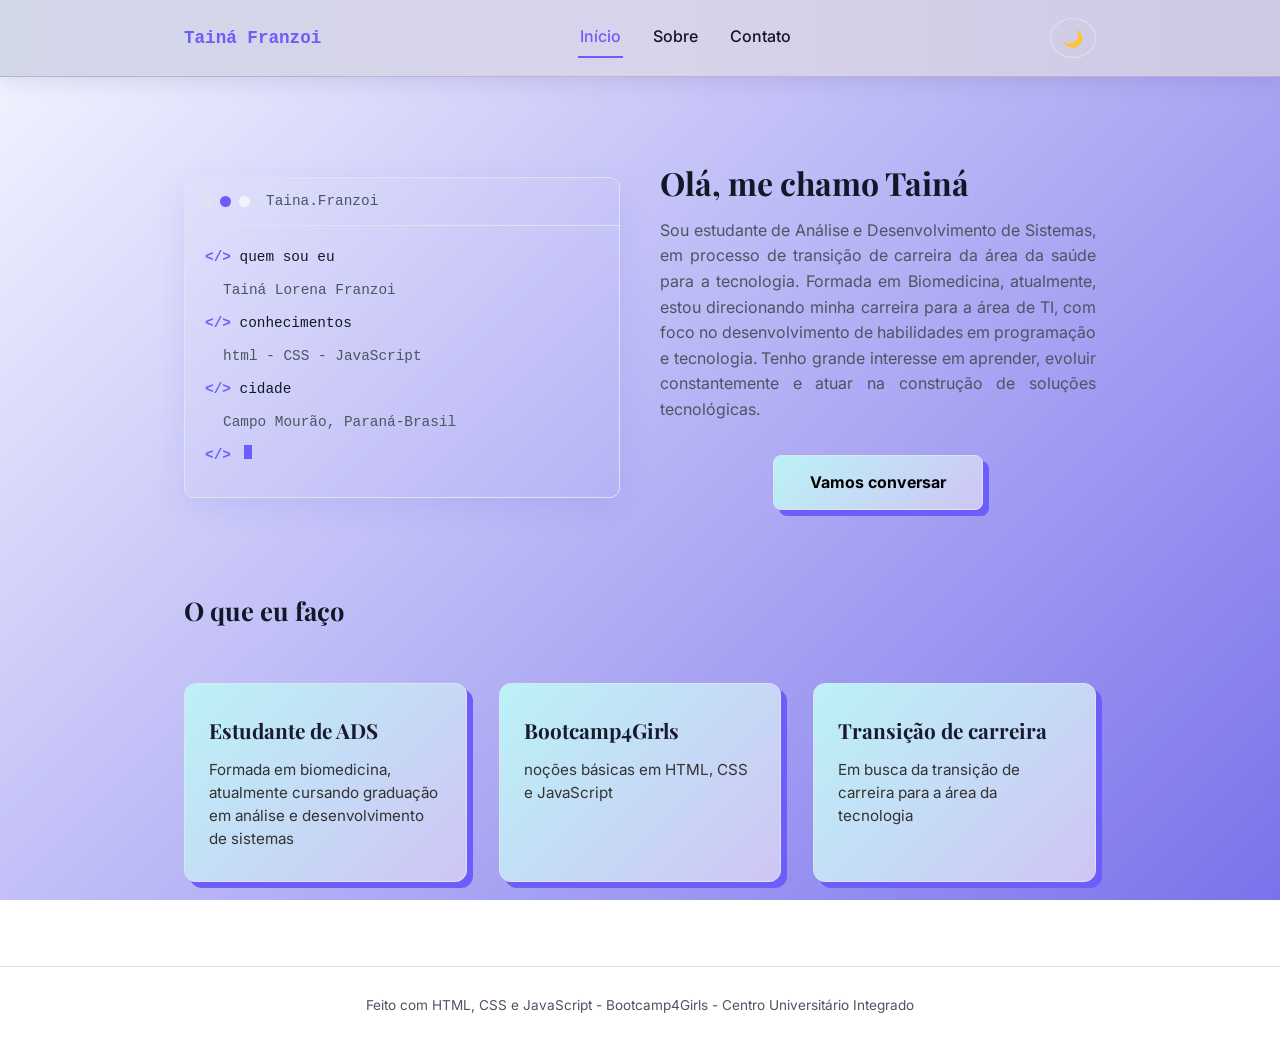
<file: index.html>
<!DOCTYPE html>
<html lang="pt-BR">

<head>
<!-- informações do site todas dentro do head-->
    <meta charset="UTF-8">

    <!-- meta name viewport é uma tag HTML que permite controlar o layout e a escala de uma página da web em diferentes dispositivos, como desktops, tablets e smartphones. -->
    <meta name="viewport" content="width=device-width, initial-scale=1.0">
    <title> Tainá Franzoi</title>
    
    <!----imagem para redes sociais--------->
    
<meta property="og:title" content="Tainá Franzoi | Portfólio">
<meta property="og:description" content="Meu primeiro site desenvolvido com HTML, CSS e JavaScript.">
<meta property="og:image" content="https://tainafranzoi.github.io/portfolio-pessoal/imagem-preview.png">
<meta property="og:url" content="https://tainafranzoi.github.io/portfolio-pessoal/">
<meta property="og:type" content="website">
    
    <!-- conecta meu arquivo CSS ao HTML -->
    <link rel="stylesheet" href="style.css"> 

    <!-- conecta as fontes do Google Fonts -->
    <link rel="preconnect" href="https://fonts.googleapis.com">
    <link rel="preconnect" href="https://fonts.gstatic.com" crossorigin>
    <link href="https://fonts.googleapis.com/css2?family=Inter:ital,opsz,wght@0,14..32,100..900;1,14..32,100..900&family=Playfair+Display:ital,wght@0,400..900;1,400..900&family=Syne:wght@400..800&display=swap" rel="stylesheet">

</head>

<!-- É onde fica todo o conteúdo visível do site, como textos, imagens, vídeos e links. -->
<body>

    <div class="background-animado"></div>

<!-- cabeçalho do site, onde fica o menu de navegação e a class cabecalho serve para conseguir estilizar esse elemento no CSS-->
    <header class="cabecalho">
    
<!-- div é um elemento de contêiner usado para agrupar outros elementos HTML e aplicar estilos ou scripts a eles. A class cabecalho-conteudo serve para 
conseguir estilizar esse elemento no CSS-->

        <div class="cabecalho-conteudo">

<!-- link para a página inicial do site, com a class logo serve para conseguir estilizar esse elemento no CSS, <a> = cria um link.href="index.html" = diz para onde 
o link vai, class="logo" = permite estilizar no CSS, Tainá Franzoi = texto que aparece.-->

            <a href="index.html" class="logo">Tainá Franzoi</a>
            
<!-- menu de navegação do site, com a class menu serve para conseguir estilizar esse elemento no CSS, <nav> = cria um menu de navegação, 
<a> = cria um link.href="index.html" = diz para onde o link vai, class="ativo" = permite estilizar no CSS, Início = texto que aparece,
class="ativo" serve para indicar qual página está aberta no momento. Por exemplo, na página inicial, Início fica ativo.-->

            <nav class="menu">
                <a href="index.html" class="ativo"> Início</a>
                <a href="sobre.html">Sobre</a>
                <a href="contato.html">Contato</a>
            </nav>

<!-- botões de ação no cabeçalho -->

            <div class="cabecalho-acoes">
<!-- botão para alternar entre o modo claro e escuro do site, com a class botao-tema serve para conseguir estilizar esse elemento no CSS, <button> = cria um botão,
class="botao-tema" = permite estilizar no CSS, 🌙 = ícone de lua que aparece no botão.-->

                <button class="botao-tema">🌙</button>

<!-- botão de menu hamburguer, com a class botao-hamburguer serve para conseguir estilizar esse elemento no CSS, <button> = cria um botão,Esse é o botão do menu hambúrguer,
 normalmente usado em telas menores, como celular. -->
               
                <button class="botao-hamburguer">

<!--são três pequenas partes que o CSS transforma nas três linhas:-->
                    <span></span>
                    <span></span>
                    <span></span>
                </button>
            </div>
        </div>
    </header>

<!-- o <main> cria o conteúdo principal do site, é tudo que está no centro da página: apresentação, terminal e cartões, A class="container" serve para o CSS controlar,
 por exemplo, largura, espaçamento e posicionamento -->

<main class="container">

<!-- seção hero, com a class hero serve para conseguir estilizar esse elemento no CSS, <section> = cria uma seção do site, a classe hero normalmente é usada 
para a primeira seção de destaque de um site. -->

    <section class="hero">

        <div class="hero-texto">
            <h1> Olá, me chamo Tainá</h1> <!-- <h1> = cria um título grande, Olá, me chamo Tainá = texto que aparece. -->
            <p> Sou estudante de Análise e Desenvolvimento de Sistemas, em processo de transição de carreira da área da saúde para a tecnologia. Formada em Biomedicina, atualmente, estou direcionando minha carreira para a área de TI, com foco no desenvolvimento de habilidades em programação e tecnologia. Tenho grande interesse em aprender, evoluir constantemente e atuar na construção de soluções tecnológicas.
            </p>
<!-- <div class="hero-botoes"> serve para conseguir estilizar esse elemento no CSS, <a> = cria um link, href="sobre.html" = diz para onde o link vai, 
class="botao botao-primario" = permite estilizar no CSS, Sobre Mim = texto que aparece. -->

                <div class="hero-botao">
             <!--       
                <a href="sobre.html" class="botao botao-primario">Sobre Mim</a>
                -->

                <a href="contato.html" class="botao-custom-3d"> Vamos conversar</a>          
            </div>
        </div>
<!--div class="terminal" cria um terminal estilizado, com a class terminal serve para conseguir estilizar esse elemento no CSS, 
<div> = cria uma divisão ou contêiner na página. -->

        <div class="terminal">

<!--div class="terminal-topo" cria a parte superior do terminal, com a class terminal-topo serve para conseguir estilizar esse elemento no CSS,É a "barra" superior do terminal -->
            <div class="terminal-topo">
<!-- -->
                <span class="bolinha bolinha-vermelha"></span>
                <span class="bolinha bolinha-amarela"></span>   
                <span class="bolinha bolinha-verde"></span>
                <span class="terminal-titulo">Taina.Franzoi</span>
            </div>
<!-- Aqui estão os textos que simulam comandos de terminal-->
            <div class="terminal-corpo">
            <p class="prompt"> quem sou eu </p>
            <p class="saida">Tainá Lorena Franzoi</p>
            <p class="prompt">conhecimentos</p>
            <p class="saida">html - CSS - JavaScript</p>
            <P class="prompt"> cidade</P>
            <p class="saida">Campo Mourão, Paraná-Brasil</p>
            <P class="prompt"></P>
        </div>
        </section>

<!-- seção de cartões, com a class secao-cartao serve para conseguir estilizar esse elemento no CSS, <section> = cria uma seção do site. -->
        <section class="secao-cartao">
            <h2 class="secao-titulo">O que eu faço</h2>
<!-- agrupa os cartões -->       
            <div class="secao-cartoes">
              <div class="cartao">
                <h3> Estudante de ADS</h3>
                <p>Formada em biomedicina, atualmente cursando graduação em análise e desenvolvimento de sistemas</p>
              </div>  
            
              <div class="cartao">
                <h3> Bootcamp4Girls</h3>
                <p>noções básicas em HTML, CSS e JavaScript</p>
              </div>  

              <div class="cartao">
                <h3> Transição de carreira</h3>
                <p>Em busca da transição de carreira para a área da tecnologia</p>
              </div>  

            </div>

        </section>
</main>


<!-- rodapé do site, com a class rodape serve para conseguir estilizar esse elemento no CSS, <footer> = cria o rodapé do site, <p> = cria um parágrafo-->

<footer class="rodape">
    <p>Feito com HTML, CSS e JavaScript - Bootcamp4Girls - Centro Universitário Integrado</p>
</footer>


<!-- conecta o arquivo Script.js ao HTML, <script> = cria um script, src="Script.js" = diz de onde vem o script, (carregue o arquivo JavaScript chamado Script.js.) -->

<script src="Script.js"> </script>


</body>

</html>
</file>
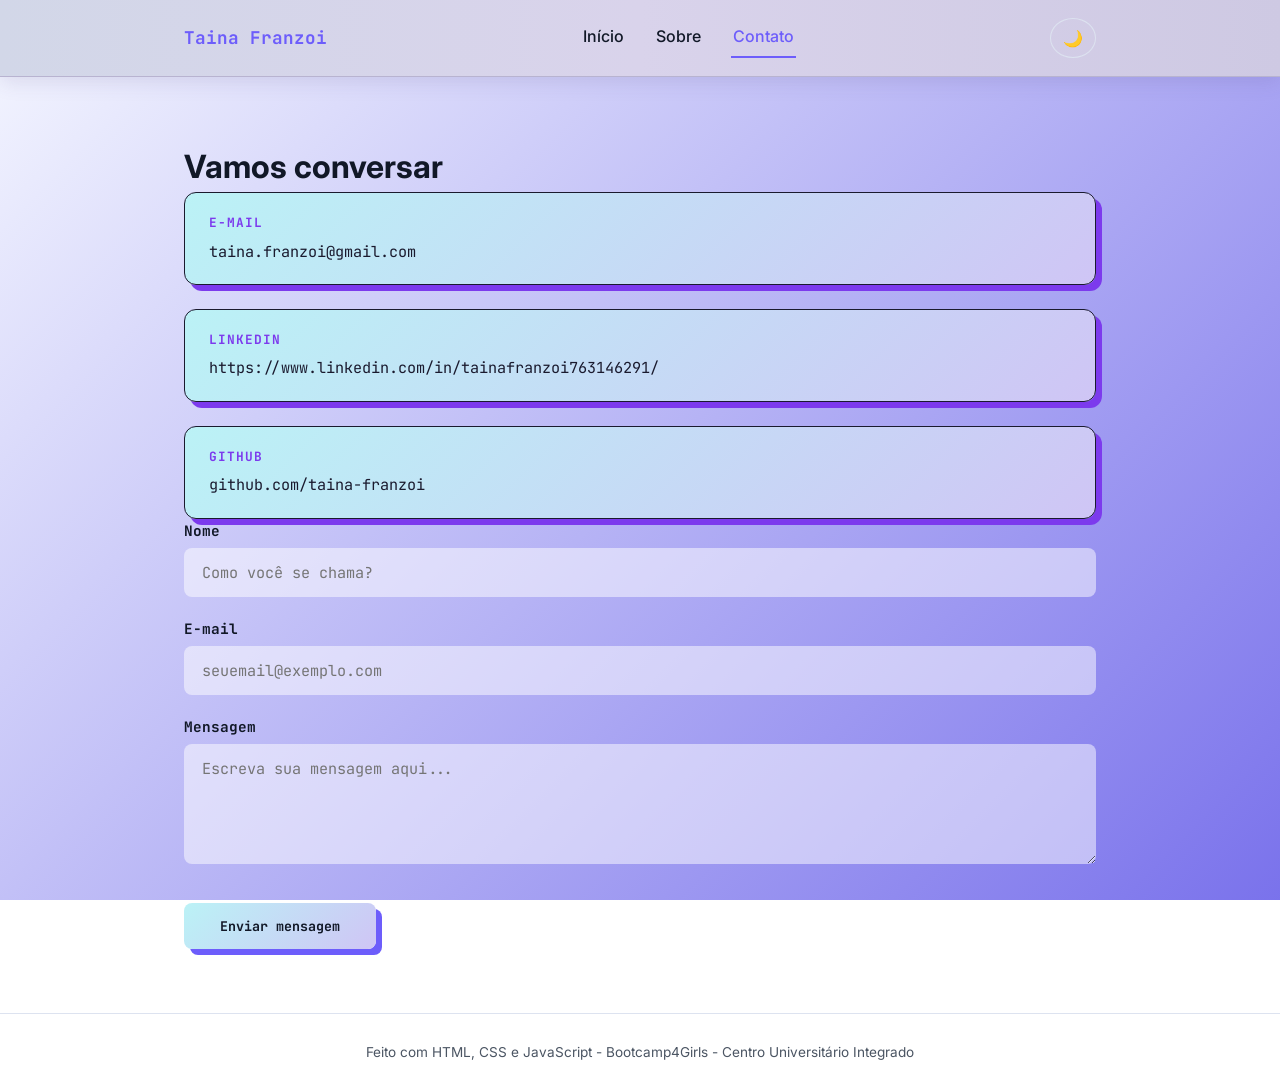
<file: contato.html>
<!DOCTYPE html>
<html lang="pt-BR">
<head>
    <meta charset="UTF-8">
    <meta name="viewport" content="width=device-width, initial-scale=1.0">
    <title>Tainá Franzoi -  Contato</title>
    <link rel="stylesheet" href="style.css">
    <link rel="preconnect" href="https://fonts.googleapis.com">
<link rel="preconnect" href="https://fonts.gstatic.com" crossorigin>
<link href="https://fonts.googleapis.com/css2?family=Inter:ital,opsz,wght@0,14..32,100..900;1,14..32,100..900&family=JetBrains+Mono:ital,wght@0,100..800;1,100..800&family=Playfair+Display:ital,wght@0,400..900;1,400..900&display=swap" rel="stylesheet">

<body>

 <div class="background-animado"></div>

<header class="cabecalho">
        <div class="cabecalho-conteudo">
            <a href="index.html" class="logo">Taina Franzoi</a>

            <nav class="menu">
                <a href="index.html"> Início</a>
                <a href="sobre.html">Sobre</a>
                <a href="contato.html" class="ativo">Contato</a>
            </nav>

            <div class="cabecalho-acoes">
                <button class="botao-tema">🌙</button>
                <button class="botao-hamburguer">
                    <span></span>
                    <span></span>
                    <span></span>
                </button>

            </div>
        </div>
        
</header>

        <main class="container">
        <h1 class="contato-titulo"> Vamos conversar</h1>   

        <div class="contato-grade">
            <ul class="lista-contato">
                <li><span>e-mail</span>taina.franzoi@gmail.com</li>
                <li><span>linkedin</span>https://www.linkedin.com/in/tainafranzoi763146291/</li>
                <li><span>github</span>github.com/taina-franzoi</li>
            </ul>

            <form class="formulario">
                <div class="campo">
                    <label for="nome">Nome</label>
                    <input type="text" id="nome" name="name" placeholder="Como você se chama?">
                </div>
                <div class="campo">
                    <label for="email">E-mail</label>
                    <input type="email" id="email" name="email" placeholder="seuemail@exemplo.com">
                </div>
                <div class="campo">
                    <label for="mensagem">Mensagem</label>
                    <textarea id="mensagem" name="mensagem" placeholder="Escreva sua mensagem aqui..."></textarea>
                </div>
                <button type="submit" class="botao botao-primario">Enviar mensagem</button>
                <p class="mensagem-envio"></p>
            </form>
        </div>
        </main>

<footer class="rodape">
    <p>Feito com HTML, CSS e JavaScript - Bootcamp4Girls - Centro Universitário Integrado</p>
</footer>

    <script src="Script.js"></script>
    
</body>
</html>
</file>
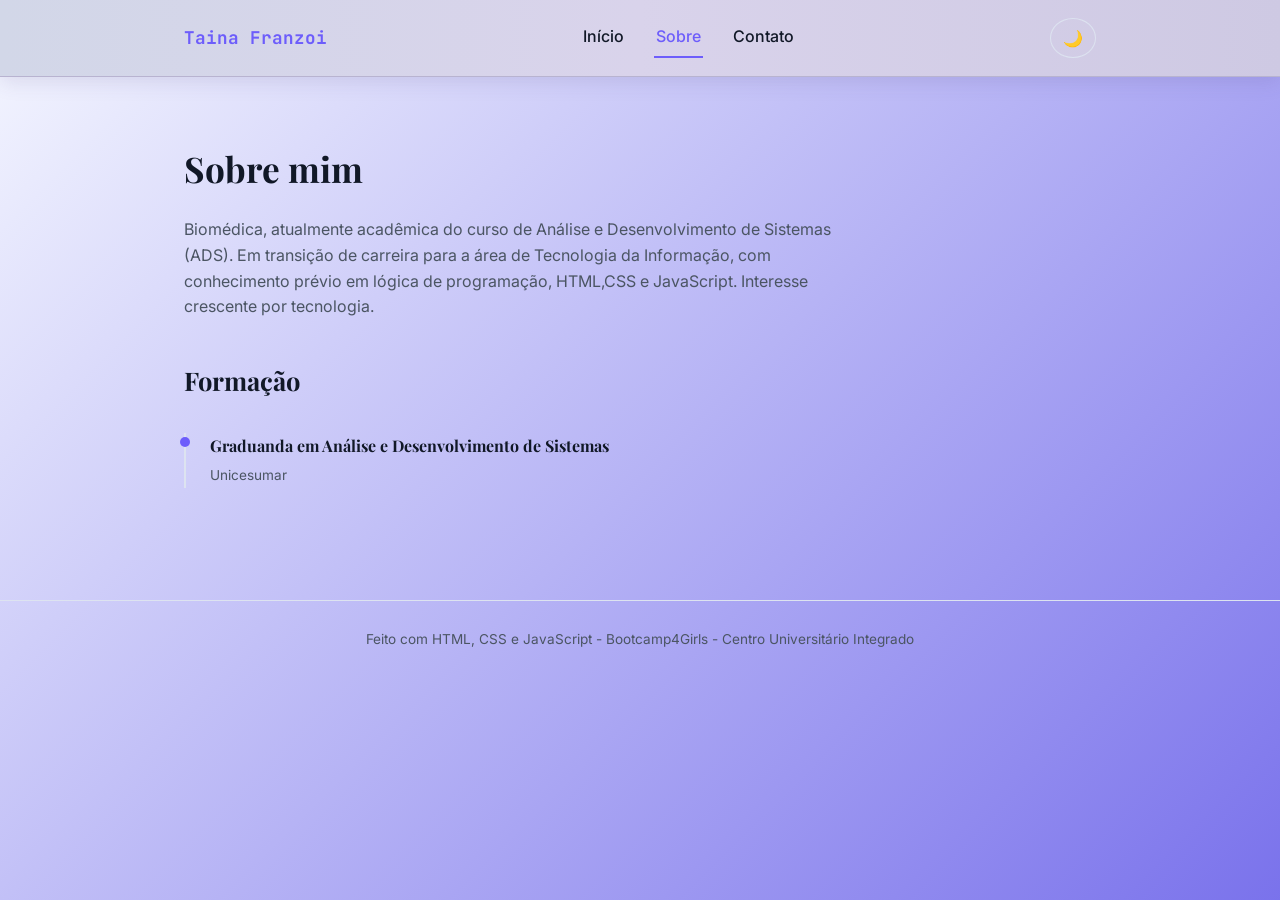
<file: sobre.html>
<!DOCTYPE html>
<html lang="pt-BR">
<head>
    <meta charset="UTF-8">
    <meta name="viewport" content="width=device-width, initial-scale=1.0">
    <title>Tainá Franzoi- Sobre mim</title>
    <link rel="stylesheet" href="style.css">
    <link rel="preconnect" href="https://fonts.googleapis.com">
<link rel="preconnect" href="https://fonts.gstatic.com" crossorigin>
<link href="https://fonts.googleapis.com/css2?family=Inter:ital,opsz,wght@0,14..32,100..900;1,14..32,100..900&family=JetBrains+Mono:ital,wght@0,100..800;1,100..800&family=Playfair+Display:ital,wght@0,400..900;1,400..900&display=swap" rel="stylesheet">
</head>

<body>

<div class="background-animado"></div>

<header class="cabecalho">
        <div class="cabecalho-conteudo">
            <a href="index.html" class="logo">Taina Franzoi</a>

            <nav class="menu">
                <a href="index.html"> Início</a>
                <a href="sobre.html" class="ativo">Sobre</a>
                <a href="contato.html">Contato</a>
            </nav>

            <div class="cabecalho-acoes">
                <button class="botao-tema">🌙</button>
                <button class="botao-hamburguer">
                    <span></span>
                    <span></span>
                    <span></span>
                </button>
            </div>
        </div>
    </header>
    
<main class="container">
    <h1 class="sobre-titulo">Sobre mim</h1>
    <p class="sobre-bio">Biomédica, atualmente acadêmica do curso de Análise e Desenvolvimento de Sistemas (ADS).
         Em transição de carreira para a área de Tecnologia da Informação, com conhecimento prévio em lógica de programação, HTML,CSS e JavaScript. Interesse crescente por tecnologia.
        </p>
        
        <h2 class="secao-titulo">Formação</h2>
        <div class="linha-tempo">
            <div class="linha-tempo-item">
            <h4> Graduanda em Análise e Desenvolvimento de Sistemas</h4>
            <span>Unicesumar</span>
            </div>
        </div>
        <!--

        <h2 class="secao-titulo">Habilidades</h2>
        <div class="Habilidades-cartoes">
            <span class="habilidade">html</span>
            <span class="habilidade">CSS</span>
            <span class="habilidade">JavaScript</span>
            <span class="habilidade">aprendizado rápido</span>
        </div>

    -->
</main>

<footer class="rodape">
    <p>Feito com HTML, CSS e JavaScript - Bootcamp4Girls - Centro Universitário Integrado</p>
</footer>

    <script src="Script.js"></script> 
    
</body>
</html>
</file>
<file: style.css>
/*variáveis*/
:root {
    --cor-fundo: #F5F7FF;
    --cor-superficie: #F1F4FA;
    --cor-texto: #111827;
    --cor-texto-suave: #4B5563;
    --cor-borda: #DDE3F0;
    --cor-destaque: #6D5DFB;
    --cor-destaque-forte: #5146E5;
    --cor-realce: #A78BFA;
      

    --fonte-titulo: 'Playfair Display', 'Segoe UI', sans-serif;
    --fonte-texto: 'Inter', 'Segoe UI', sans-serif;
    --fonte-codigo: 'JetBrains Mono', 'Courier New', monospace;

    --raio: 10px;
    --sombra: 0 10px 30px rgba(81, 70, 229, 0.10);
}


html.modo-escuro {
    --cor-fundo: #0B1220;
    --cor-superficie: #151D2E;
    --cor-texto: #F8FAFC;
    --cor-texto-suave: #CBD5E1;
    --cor-borda: #334155;
    --cor-destaque: #9185FF;
    --cor-destaque-forte: #7567F5;
    --cor-realce: #B8A8FF;

    --sombra: 0 10px 35px rgba(0, 0, 0, 0.30);
}

/*reset do meu css*/
*{
    margin: 0;
    padding: 0;
    box-sizing: border-box;
}


.background-animado {
    position: fixed;
    top: 0;
    left: 0;
    width: 100%;
    height: 100%;

    z-index: -1;

    background: linear-gradient(
        135deg,
        var(--cor-fundo),
        var(--cor-destaque-forte),
        var(--cor-fundo),
        var(--cor-realce)
    );

    background-size: 400% 400%;

    animation: movimentoFundo 25s ease infinite;
}

@keyframes movimentoFundo {

    0% {
        background-position: 0% 50%;
    }

    50% {
        background-position: 100% 50%;
    }

    100% {
        background-position: 0% 50%;
    }

}
/* =========================
   BODY
========================= */



body {
    font-family: var(--fonte-texto);
    color: var(--cor-texto);
    line-height: 1.6;
    transition: background-color 0.25s ease, color 0.25s ease;
}

img {
    max-width: 100%;
    display:block;
}

a {
    color: inherit;
    text-decoration: none;
}

ul {
    list-style: none;
}

/*cabecalho*/

.cabecalho {
    position: sticky;
    top: 0;
    z-index: 100;
    background: linear-gradient(
        90deg,
        #D2D7E8 0%,
        #D9D3EB 50%,
        #CEC9E3 100%
    );

    border-bottom: 1px solid #B8B3D0;

    box-shadow: 0 4px 20px rgba(70, 60, 120, 0.14);
}

html.modo-escuro .cabecalho {
    background: linear-gradient(
        90deg,
        #101426 0%,
        #19152C 50%,
        #12172A 100%
    );

    border-bottom: 1px solid #373252;

    box-shadow: 0 4px 20px rgba(0, 0, 0, 0.35);
}

.cabecalho-conteudo {
    max-width: 960px;
    margin: 0 auto;
    padding: 18px 24px;
    display: flex;
    align-items: center;
    justify-content: space-between;
}

 .logo {
    font-family: var(--fonte-codigo);
    font-size: 1.1rem;
    font-weight: 700;  
    color:var(--cor-destaque);
 }

 .cabecalho-acoes {
    display: flex;
    align-items: center;
    gap: 12px;
 }
 
.botao-tema {
    background: none;
    border: 1px solid var(--cor-borda);
    border-radius: 100%;
    font-size: 1rem;
    width: 46px;
    height: 40px;
    cursor: pointer;
    display: flex;
    justify-content: center;
    align-items: center;
    transition: border-color 0.2s ease, transform 0.2s ease;
 }

 .botao-hamburguer {
    display: none;
    flex-direction: column;
    justify-content: center;
    gap: 5px;
    width: 32px;   
    height: 32px;
    background: none;
    border: none;
    cursor: pointer;
 }

 .botao-hamburguer span {
    display: block;
    width: 100%;
    height: 2px;
    background-color: var(--cor-texto);
    border-radius: 2px;
 }

 .botao-hamburguer.aberto span:nth-child(1) {
    transform: translateY(7px) rotate(45deg);
}

.botao-hamburguer.aberto span:nth-child(2) {
    opacity: 0;
}

.botao-hamburguer.aberto span:nth-child(3) {
    transform: translateY(-7px) rotate(-45deg);
}

 .container {
    max-width: 960px;
    margin: 0 auto;
    padding: 64px 24px;
 }

 .hero {
    display: grid;
    gap: 40px;
    padding-top: 24px;
    
    /* Configurações para telas de computador */
    grid-template-columns: repeat(auto-fit, minmax(300px, 1fr)); /* Cria duas colunas automaticamente */
    direction: rtl; 
/*  Inverte a ordem das colunas (Terminal na esquerda, Texto na direita) */
}

/* resetar a direção dos textos dentro deles para o padrão da esquerda para a direita */
.hero-texto, .terminal {
    direction: ltr; 
}

.hero-texto h1 {
    font-family: var(--fonte-titulo);
    font-size: 2rem;
    line-height: 1.15; 
    margin-bottom: 16px;
}

.hero-texto p {
    color: var(--cor-texto-suave);
    margin-bottom: 28px;
    text-align: justify;
} 

.hero .hero-botao {
    display: flex;
    justify-content: center;
    align-items: center;
    width: 100%;
    margin-top: 32px;
}

/* 2. O BOTÃO COM EFEITO 3D E GRADIENTE */
.hero .hero-botao .botao-custom-3d {
    display: inline-block;
    width: auto;
    max-width: max-content;
    padding: 14px 36px;
    font-size: 1rem;
    font-weight: 700; 
    color: #000000; /* Letra escura para dar contraste no fundo claro */
    text-decoration: none;
    text-align: center;
    border-radius: 8px;
    
    /* Cria o degradê do botão (do azul claro para o lilás) */
    background: linear-gradient(135deg, #bbf2f6 0%, #cfc5f5 100%);
    
    /* Cria a borda escura fina ao redor do botão superior */
    border: 1px solid var(--cor-borda);
    
    /* Sombra sólida (camada roxa de baixo) ajustada para o tamanho real do botão */
    box-shadow: 6px 6px 0px var(--cor-destaque); 
    
    /* Transição suave para a animação */
    transition: transform 0.2s ease, box-shadow 0.2s ease;
    position: relative;
    cursor: pointer;
}

/* 3. EFEITO AO PASSAR O MOUSE (Hover) */
.hero .hero-botao .botao-custom-3d:hover {
    transform: translate(3px, 3px);
    box-shadow: 3px 3px 0px var(--cor-destaque);
}

/* 4. EFEITO AO CLICAR (Active) */
.hero .hero-botao .botao-custom-3d:active {
    transform: translate(6px, 6px);
    box-shadow: 0px 0px 0px var(--cor-destaque);
}


/* 5. REGRAS GERAIS PARA OUTROS BOTÕES DO SITE (Caso use nas páginas de contato/sobre) */
.botao {
    display: inline-block;
    padding: 12px 24px;
    border-radius: var(--raio); 
    font-weight: 600; 
    text-decoration: none;
}

.botao-primario {
    background-color: var(--cor-destaque);
    color: #fff;
}

.botao-primario:hover {
    background-color: var(--cor-destaque-forte);
}

/*
.botao-secundario{
    border:1px solid var(--cor-borda);
    color: var(--cor-texto);
}

.botao-secundario:hover {
    border-color: var(--cor-destaque);
    color: var(--cor-destque);
}
*/

.terminal {
    border-color: var(--cor-superficie);
    border: 1px solid  var(--cor-borda);
    border-radius: var(--raio);
    box-shadow: var(--sombra);
    font-family: var(--fonte-codigo);
    font-size: 0.9rem;
}

.terminal-topo {
    display: flex;
    align-items: center;
    gap: 8px;
    padding: 12px 16px;
    border-bottom: 1px solid var(--cor-borda);
}

.bolinha{
    width: 11px;
    height: 11px;
    border-radius: 50%;
}
 .bolinha-vermelha {background-color: var(--cor-borda);}
 .bolinha-amarela {background-color: var(--cor-destaque);}
 .bolinha-verde {background-color: var(--cor-superficie)}

 .terminal-titulo {
    margin-left: 8px;
    color: var(--cor-texto-suave);
    font-size: 0.9rem;
 }

 .terminal-corpo {
    padding: 20px;
 }
 
 .terminal-corpo p {
    margin-bottom: 10px;
 }

 .terminal-corpo .prompt::before {
    content: " </> "; 
    color: var(--cor-destaque);
    font-weight: bold;
 }

 .terminal .saida {
    color: var(--cor-texto-suave);
    padding-left: 18px;
 }

 .terminal-corpo .prompt:last-child::after {
    content: "";
    display: inline-block;
    background-color: var(--cor-destaque);
    width: 8px;
    height: 1em;
    margin-left: 4px;
    animation: piscar 1s steps(1) infinite;
 }

 @keyframes piscar {
    50% { opacity: 0; }
 }

 .secao-cartao {
    margin-top: 80px;
}

.secao-titulo {
    font-family: var(--fonte-titulo);
    font-size: 1.6rem;
    margin-bottom: 32px;
}

.secao-cartao .secao-cartoes {
    display: grid;
    grid-template-columns: repeat(auto-fit, minmax(250px, 1fr));
    gap: 32px;
    padding: 20px 0;
    width: 100%;
}

/* Transforma os cartões no estilo de caixinha 3D */
.secao-cartao .secao-cartoes .cartao {
    background: linear-gradient(135deg, #bbf2f6 0%, #cfc5f5 100%); /* Mesmo degradê do botão */
    border: 1px solid var(--cor-borda); /* Mesma borda escura fina */
    border-radius: 12px; /* Cantos arredondados combinando */
    padding: 30px 24px;
    text-align: left;
    
    /* A Sombra Sólida Roxa (Mesmo efeito 3D em camadas do botão) */
    box-shadow: 6px 6px 0px var(--cor-destaque); 
    
    /* Transição suave para a animação de clique/hover */
    transition: transform 0.2s ease-in-out, box-shadow 0.2s ease-in-out;
    position: relative;
}

/* Ajusta as cores dos títulos dentro dos cartões para dar leitura no fundo claro */
.secao-cartao .secao-cartoes .cartao h3 {
    color: #1a1a2e;
    font-family: var(--fonte-titulo);
    font-size: 1.3rem;
    margin-bottom: 12px;
    font-weight: 700;
}

/* Ajusta a cor do texto descritivo dos cartões */
.secao-cartao .secao-cartoes .cartao p {
    color: #333333; /* Grafite escuro para leitura confortável */
    font-size: 0.95rem;
    line-height: 1.5;
}

/*  EFEITO HOVER: Faz o cartão afundar em direção à sombra */
.secao-cartao .secao-cartoes .cartao:hover {
    transform: translate(3px, 3px);
    box-shadow: 3px 3px 0px var(--cor-destaque);
}


.sobre-titulo{
    font-family: var(--fonte-titulo);
    font-size: 2.2rem;
    margin-bottom: 20px;
}

.sobre-bio {
    max-width: 65ch;
    color: var(--cor-texto-suave);
    margin-bottom: 40px;
}

.linha-tempo {
    border-left: 2px solid var(--cor-borda);
    padding-left: 24px;
    margin-bottom: 48px;
}

.linha-tempo-item {
    position: relative; 
    margin-bottom: 32px;
}

.linha-tempo-item::before {
    content: "";
    position: absolute;
    left: -30px;
    top: 4px;
    width: 10px;
    height: 10px;
    border-radius :50%;
    background-color: var(--cor-destaque);
}

.linha-tempo-item h4 {
    font-family: var(--fonte-titulo);
    margin-bottom: 4px;
}

.linha-tempo-item span {
    color: var(--cor-texto-suave);
    font-size: 0.85rem;
}

.habilidades-cartoes {
    display:flex;
    flex-wrap: wrap;
    gap: 10px;
}

.habilidade {
    font-family: var(--fonte-codigo);
    font: size 0.85rem;
    background-color: var(--cor-superficie);
    border: 1px solid var(--cor-borda);
    border-radius: 999px;
    padding: 8px 16px;
}
 .botao-tema:hover {
    border-color: var(--cor-destaque);
    transform: scale(1.06); 
 }

 .menu {
    display: flex;
    align-items: center;
    gap: 28px;
 }

 .menu a {
    font-weight: 500;
    padding: 6px 2px;
    border-bottom: 2px solid transparent;
    transition: border-color 0.2s ease, color 0.2s ease;
 }

 .menu a:hover, .menu a.ativo {
    color: var(--cor-destaque);
    border-color: var(--cor-destaque);
 }

main.container .contato-grade ul.lista-contato {
    list-style-type: none;
    padding-left: 0;
    margin: 0;
    display: flex;
    flex-direction: column;
    gap: 24px;
}

/* 2. CONSTRUÇÃO DAS CAIXINHAS 3D */
main.container .contato-grade .lista-contato li {
    display: flex;
    flex-direction: column;
    padding: 20px 24px;
    
    /* Degradê pastel idêntico ao do seu botão */
    background: linear-gradient(135deg, #bbf2f6 0%, #cfc5f5 100%);
    
    /* Desenha a caixinha com a borda escura fina */
    border: 1px solid #1a1a2e;
    border-radius: 12px;
    
    /* Fontes estilo código */
    font-family: 'JetBrains Mono', 'Courier New', monospace;
    font-size: 0.95rem;
    color: #1a1a2e; /* Letra escura para dar leitura no fundo claro */
    word-break: break-all;
    
    /* A Sombra Sólida Roxa que cria a camada 3D de baixo */
    box-shadow: 6px 6px 0px #7c3aed;
    
    transition: transform 0.2s ease, box-shadow 0.2s ease;
    position: relative;
}

/* 3. OS RÓTULOS (E-MAIL, LINKEDIN, GITHUB) */
main.container .contato-grade .lista-contato li span {
    font-size: 0.8rem;
    text-transform: uppercase;
    letter-spacing: 1px;
    color: #7c3aed; /* Roxo para simular linguagem de programação */
    font-weight: 700;
    margin-bottom: 6px;
    display: block;
}

/* 4. EFEITO HOVER (Faz a caixinha afundar igual ao botão) */
main.container .contato-grade .lista-contato li:hover {
    transform: translate(3px, 3px);
    box-shadow: 3px 3px 0px #7c3aed;
}


/* 4. BOTÃO "ENVIAR MENSAGEM" 3D */
.contato-grade .formulario .botao-primario {
    display: inline-block;
    width: auto;
    padding: 14px 36px;
    font-family: 'JetBrains Mono', monospace;
    font-weight: 700;
    color: var(--cor-texto);
    border: 1px solid var(--cor-principal);
    border-radius: 8px;
    background: linear-gradient(135deg,var(--cor-segunda) 0%, var(--cor-principal) 100%);
    box-shadow: 6px 6px 0px var(--cor-principal);
    transition: all 0.2s ease-in-out;
    cursor: pointer;
    margin-top: 12px;
}

.contato-grade .formulario .botao-primario:hover {
    transform: translate(3px, 3px);
    box-shadow: 3px 3px 0px var(--cor-principal);
}

.contato-grade .formulario .botao-primario:active {
    transform: translate(6px, 6px);
    box-shadow: 0px 0px 0px var(--cor-principal);
}

/* =======================
 O FORMULÁRIO 
   ====================== */

/* Estiliza as caixas onde o usuário digita  */
.contato-grade .formulario .campo input, 
.contato-grade .formulario .campo textarea {
    width: 100%;
    padding: 14px 18px;
    background: rgba(255, 255, 255, 0.5); /* Efeito vidro translúcido */
    border: 1px solid var(--cor-principal);
    border-radius: 8px;
    font-family: 'JetBrains Mono', monospace;
    font-size: 0.95rem;
    color: var(--cor-texto);
    outline: none;
    transition: all 0.2s ease;
}

/* Quando o usuário clica para digitar, a caixa acende */
.contato-grade .formulario .campo input:focus, 
.contato-grade .formulario .campo textarea:focus {
    background: #ffffff;
    border-color: var(--cor-destaque);
    box-shadow: 0 0 12px rgba(124, 58, 237, 0.2); /* Brilho neon sutil */
}

/* Estiliza os rótulos (Nome, E-mail, Mensagem) do formulário */
.contato-grade .formulario .campo label {
    font-family: 'JetBrains Mono', monospace;
    font-weight: 700;
    color: var(--cor-texto);
    font-size: 0.9rem;
    margin-bottom: 6px;
    display: block;
}

/* AJUSTE DO BOTÃO "ENVIAR MENSAGEM" PARA FICAR 3D */
.contato-grade .formulario .botao-primario {
    display: inline-block;
    width: auto;
    padding: 14px 36px;
    font-family: 'JetBrains Mono', monospace;
    font-weight: 700;
    color: var(--cor-texto);
    border: 1px solid var(--cor-principal);
    border-radius: 8px;
    background: linear-gradient(135deg, #bbf2f6 0%, #cfc5f5 100%);
    box-shadow: 6px 6px 0px var(--cor-destaque);
    transition: all 0.2s ease-in-out;
    cursor: pointer;
    margin-top: 12px;
}

.contato-grade .formulario .botao-primario:hover {
    transform: translate(3px, 3px);
    box-shadow: 3px 3px 0px var(--cor-destaque);
}

.contato-grade .formulario .botao-primario:active {
    transform: translate(6px, 6px);
    box-shadow: 0px 0px 0px var(--cor-destaque);
}
.formulario label {
    display: block;
    margin-bottom: 6px;
    font-family: var(--fonte-codigo);
    font-size: 0.8rem;
    color: var(--cor-texto-suave);
}
.formulario .campo {
    margin-bottom: 20px;
}

.formulario input, .formulario textarea {
    width: 100%;
    padding: 12px 14px;
    font-family: var(--fonte-texto);
    font-size: 1rem;
    color: var(--cor-texto);
    background-color: var(--cor-superficie);
    border: 1px solid var(--cor-borda);
    border-radius: var(--raio);
    transition: border-color 0.2s ease;
}

.formulario input:focus, .formulario textarea:focus {
    outline: none;
    border-color: var(--cor-destaque);
}

.formulario textarea {
    resize: vertical;
    min-height: 120px;
}

.mensagem-envio {
    display: none;
    margin-top: 12px;
    color: var(--cor-destaque-forte);
    font-weight: 600;
}

.mensagem-envio.mostrar {
    display:block;
}


/*rodapé*/
.rodape {
    border-top: 1px solid var(--cor-borda);
    padding: 28px 24px;
    text-align: center;
    color: var(--cor-texto-suave);
    font-size: 0.85rem;
}

/*estilização para mobile*/

@media (max-width: 719px) {
    .botao-hamburguer {
        display:flex;
    }
    .menu {
        position: absolute;
        top:100%;
        right: 0;
        left: 0;
        flex-direction: column;
        align-items: center;
        gap: 0;
        background-color: var(--cor-superficie);
        border-bottom: 1px solid var(--cor-borda);
        display: none;
        }

    .menu.aberto {
        display: flex;
        max-height: 320px;
        }

    .menu a {
        width: 100%;
        padding:14px 24px;
        border-bottom: 1px solid var (--cor-borda);
    }    

}

@media (min-width: 720px) {
    .hero {
        grid-template-columns: 1fr 1fr;
        align-items: center;
    }
}
</file>
